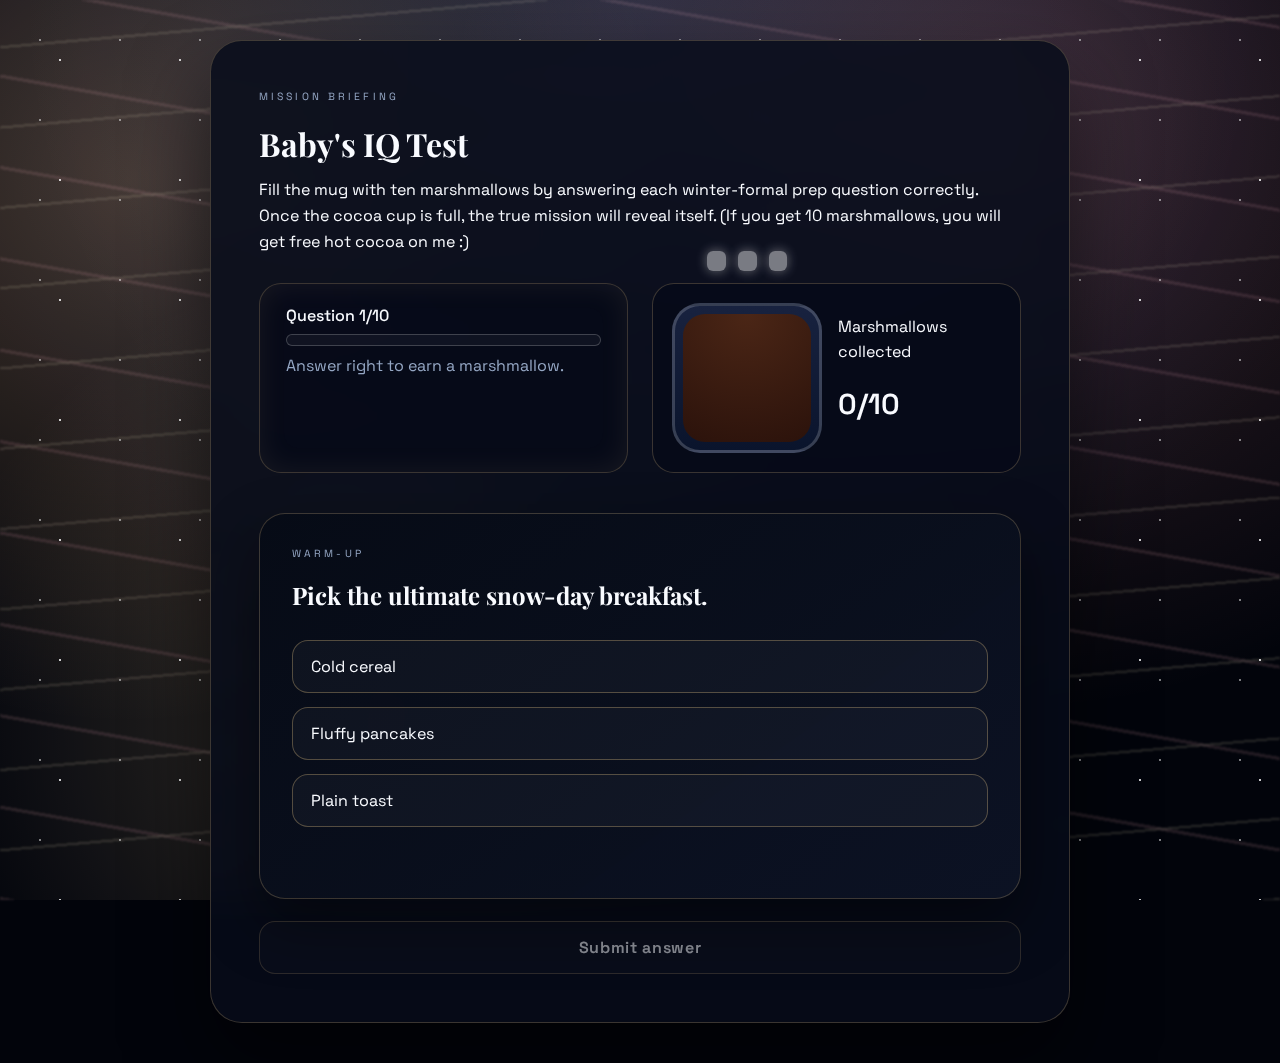
<file: index.html>
<!DOCTYPE html>
<html lang="en">
  <head>
    <meta charset="UTF-8" />
    <meta name="viewport" content="width=device-width, initial-scale=1.0" />
    <title>Baby's IQ Test</title>
    <link rel="preconnect" href="https://fonts.googleapis.com" />
    <link rel="preconnect" href="https://fonts.gstatic.com" crossorigin />
    <link
      href="https://fonts.googleapis.com/css2?family=Playfair+Display:wght@400;600&family=Space+Grotesk:wght@400;500&display=swap"
      rel="stylesheet"
    />
    <link rel="stylesheet" href="style.css" />
  </head>
  <body>
    <div class="snow-layer" aria-hidden="true"></div>
    <div class="market-lights" aria-hidden="true"></div>
    <main class="card">
      <section class="intro">
        <p class="eyebrow">Mission briefing</p>
        <h1>Baby's IQ Test</h1>
        <p>
          Fill the mug with ten marshmallows by answering each winter-formal prep
          question correctly. Once the cocoa cup is full, the true mission will
          reveal itself. (If you get 10 marshmallows, you will get free hot cocoa on me :)
        </p>
      </section>

      <section class="status" aria-live="polite">
        <div class="progress-panel">
          <p>Question <span id="question-number">1</span>/10</p>
          <div class="progress-bar">
            <div class="progress-fill" id="progress-fill"></div>
          </div>
          <p class="sub">Answer right to earn a marshmallow.</p>
        </div>
        <div class="mug-panel">
          <div class="mug" aria-hidden="true">
            <div class="steam">
              <span></span>
              <span></span>
              <span></span>
            </div>
            <div class="cocoa">
              <div class="marshmallow-pool" id="marshmallow-pool"></div>
            </div>
          </div>
          <div class="mug-info">
            <p>Marshmallows collected</p>
            <p class="count"><span id="marshmallow-count">0</span>/10</p>
          </div>
        </div>
      </section>

      <section class="quiz" aria-live="polite">
        <div class="question-card">
          <p class="eyebrow" id="question-type">Loading...</p>
          <h2 id="question-text">Loading question...</h2>
          <div class="options" id="options"></div>
          <p id="feedback" role="status"></p>
        </div>
        <button id="submit" type="button">Submit answer</button>
      </section>

      <section class="reveal" hidden>
        <p class="eyebrow">Cup complete</p>
        <h2>Do you want to go to winter formal with me?</h2>
        <p>
          I promise warm cocoa, matching fits, and ten marshmallows whenever you
          want them. Tap the RSVP to make it official.
        </p>
        <button id="celebrate" type="button">RSVP "Yes"</button>
        <p id="reveal-feedback"></p>
      </section>
    </main>

    <template id="option-template">
      <button class="option" type="button"></button>
    </template>

    <template id="marshmallow-template">
      <span class="marshmallow"></span>
    </template>

    <template id="confetti-template">
      <span class="confetti"></span>
    </template>

    <script src="script.js" defer></script>
  </body>
</html>
</file>
<file: style.css>
:root {
  color-scheme: dark;
  --bg: radial-gradient(circle at top, #0a1533, #02040b 60%);
  --accent: #f5d28c;
  --accent-strong: #f8b6d8;
  --accent-muted: #7fb7ff;
  --text: #f9fbff;
  --muted: #95a7c4;
  --card: rgba(7, 12, 26, 0.85);
  --border: rgba(245, 210, 140, 0.22);
  font-family: "Space Grotesk", system-ui, sans-serif;
}

* {
  box-sizing: border-box;
}

body {
  margin: 0;
  min-height: 100vh;
  display: grid;
  place-items: center;
  background-image: radial-gradient(circle at top, rgba(242, 197, 140, 0.12), transparent 50%),
    var(--bg);
  color: var(--text);
  padding: 2.5rem 1.2rem;
  overflow-y: auto;
  overflow-x: hidden;
}

main.card {
  width: min(860px, 95vw);
  background: var(--card);
  border: 1px solid var(--border);
  border-radius: 32px;
  padding: clamp(1.5rem, 4vw, 3rem);
  backdrop-filter: blur(16px);
  box-shadow: 0 40px 80px rgba(0, 0, 0, 0.55);
  position: relative;
  z-index: 1;
}

h1,
h2 {
  font-family: "Playfair Display", "Times New Roman", serif;
  margin: 0 0 0.8rem;
}

p {
  margin: 0 0 1rem;
  line-height: 1.6;
}

.eyebrow {
  letter-spacing: 0.3em;
  text-transform: uppercase;
  font-size: 0.65rem;
  color: var(--muted);
}

.status {
  margin-top: 1.8rem;
  display: grid;
  grid-template-columns: repeat(auto-fit, minmax(260px, 1fr));
  gap: 1.5rem;
  align-items: stretch;
}

.progress-panel {
  border: 1px solid var(--border);
  border-radius: 22px;
  padding: 1.2rem 1.6rem;
  background: rgba(6, 10, 24, 0.75);
  box-shadow: inset 0 0 30px rgba(245, 210, 140, 0.08);
}

.progress-panel p {
  margin-bottom: 0.35rem;
  font-weight: 500;
}

.progress-panel .sub {
  color: var(--muted);
  font-weight: 400;
}

.progress-bar {
  width: 100%;
  height: 12px;
  border-radius: 999px;
  border: 1px solid rgba(255, 255, 255, 0.2);
  background: rgba(255, 255, 255, 0.04);
  overflow: hidden;
  margin-bottom: 0.4rem;
}

.progress-fill {
  height: 100%;
  width: 0;
  background: linear-gradient(120deg, var(--accent), var(--accent-muted));
  border-radius: inherit;
  transition: width 0.3s ease;
}

.mug-panel {
  border: 1px solid var(--border);
  border-radius: 22px;
  padding: 1.2rem;
  background: rgba(6, 10, 24, 0.75);
  display: flex;
  gap: 1rem;
  align-items: center;
}

.mug {
  position: relative;
  width: 150px;
  height: 150px;
  background: linear-gradient(180deg, #18223f, #0a142c);
  border-radius: 28px;
  border: 3px solid rgba(255, 255, 255, 0.18);
  overflow: visible;
  flex-shrink: 0;
}

.cocoa {
  position: absolute;
  inset: 8px;
  background: radial-gradient(circle at top, #4b2616, #2b120b);
  border-radius: 22px;
  overflow: hidden;
  z-index: 1;
}

.steam {
  position: absolute;
  top: -55px;
  left: 50%;
  width: 80px;
  height: 90px;
  transform: translateX(-50%);
  display: flex;
  justify-content: center;
  gap: 12px;
  pointer-events: none;
  z-index: 2;
}

.steam span {
  width: 20px;
  height: 20px;
  border-radius: 6px;
  background: rgba(255, 255, 255, 0.45);
  box-shadow: 0 0 12px rgba(255, 255, 255, 0.4);
  animation: steam-pop 4.5s ease-in-out infinite;
  filter: blur(0.2px);
}

.steam span:nth-child(2) {
  animation-delay: 0.9s;
}

.steam span:nth-child(3) {
  animation-delay: 1.8s;
}

@keyframes steam-pop {
  0% {
    transform: translateY(25px) scale(0.6) rotate(0deg);
    opacity: 0;
  }
  20% {
    opacity: 0.8;
  }
  60% {
    transform: translateY(-10px) scale(1) rotate(4deg);
    opacity: 0.6;
  }
  100% {
    transform: translateY(-35px) scale(0.8) rotate(-4deg);
    opacity: 0;
  }
}

@keyframes twinkle {
  0% {
    opacity: 0.25;
    transform: translateY(0);
  }
  50% {
    opacity: 0.4;
  }
  100% {
    opacity: 0.2;
    transform: translateY(-15px);
  }
}

.marshmallow-pool {
  position: relative;
  width: 100%;
  height: 100%;
}

.mug-info {
  display: flex;
  flex-direction: column;
  justify-content: center;
}

.mug-info .count {
  font-size: 1.8rem;
  font-weight: 600;
}

.quiz {
  margin-top: 2.5rem;
}

.question-card {
  border: 1px solid var(--border);
  border-radius: 26px;
  padding: 2rem;
  background: linear-gradient(145deg, rgba(7, 11, 22, 0.9), rgba(14, 20, 38, 0.85));
  box-shadow: 0 25px 60px rgba(0, 0, 0, 0.45);
  min-height: 320px;
  display: flex;
  flex-direction: column;
  justify-content: space-between;
}

.options {
  margin-top: 1rem;
  display: grid;
  gap: 0.85rem;
}

.option,
#submit,
#celebrate {
  border-radius: 16px;
  border: 1px solid rgba(245, 210, 140, 0.3);
  background: rgba(255, 255, 255, 0.03);
  color: var(--text);
  padding: 0.95rem 1.1rem;
  text-align: left;
  font: inherit;
  cursor: pointer;
  transition: border 0.2s, transform 0.2s, background 0.2s;
}

.option:hover,
#submit:hover,
#celebrate:hover {
  border-color: rgba(245, 210, 140, 0.6);
  transform: translateY(-2px);
  background: rgba(245, 210, 140, 0.08);
}

.option.selected {
  background: rgba(248, 182, 216, 0.22);
  border-color: var(--accent-strong);
  box-shadow: inset 0 0 12px rgba(248, 182, 216, 0.3);
}

#submit,
#celebrate {
  width: 100%;
  text-align: center;
  margin-top: 1.4rem;
  font-weight: 600;
  letter-spacing: 0.04em;
}

#submit:disabled {
  opacity: 0.5;
  cursor: not-allowed;
}

#feedback {
  min-height: 1.4rem;
  color: var(--accent-strong);
  font-weight: 500;
}

.reveal {
  margin-top: 3rem;
  padding-top: 2rem;
  border-top: 1px solid var(--border);
  text-align: center;
}

#reveal-feedback {
  color: var(--accent-muted);
  font-weight: 500;
}

.bouquet-overlay {
  position: fixed;
  inset: 0;
  background: rgba(2, 5, 12, 0.85);
  backdrop-filter: blur(8px);
  display: flex;
  align-items: center;
  justify-content: center;
  z-index: 20;
}

.bouquet-card {
  position: relative;
  width: min(90vw, 520px);
  background: rgba(8, 14, 28, 0.95);
  border-radius: 28px;
  padding: 1.5rem;
  border: 1px solid rgba(255, 255, 255, 0.1);
  box-shadow: 0 30px 80px rgba(0, 0, 0, 0.6);
  text-align: center;
}

.bouquet-card img {
  width: 100%;
  border-radius: 22px;
  object-fit: cover;
  max-height: 360px;
}

.bouquet-card p {
  margin-top: 1rem;
  font-weight: 500;
  color: var(--accent);
}

.bouquet-close {
  position: absolute;
  top: 12px;
  right: 16px;
  border: none;
  background: transparent;
  color: var(--accent-strong);
  font-size: 1.7rem;
  line-height: 1;
  cursor: pointer;
}

.bouquet-overlay[hidden] {
  display: none;
}

.marshmallow {
  position: absolute;
  width: 26px;
  height: 18px;
  background: radial-gradient(circle at top, #ffffff, #f0e5dd);
  border-radius: 10px;
  border: 1px solid rgba(0, 0, 0, 0.08);
  left: var(--x, 10%);
  top: var(--y, 20%);
  animation: float-in 0.6s ease-out forwards,
    drift var(--duration, 6s) ease-in-out infinite,
    swirl calc(var(--duration, 6s) * 1.4) linear infinite;
  animation-fill-mode: forwards, none, none;
  animation-delay: 0s, var(--delay, 0s), 0s;
  display: flex;
  align-items: center;
  justify-content: center;
  overflow: hidden;
  cursor: pointer;
  transition: transform 0.3s ease, box-shadow 0.3s ease;
}

.marshmallow.party {
  animation: float-in 0.6s ease-out forwards,
    drift var(--duration, 6s) ease-in-out infinite,
    swirl calc(var(--duration, 6s) * 1.4) linear infinite,
    bounce 1.1s ease-in-out infinite;
  animation-fill-mode: forwards, none, none, none;
  animation-delay: 0s, var(--delay, 0s), 0s, var(--party-delay, 0s);
  box-shadow: 0 10px 25px rgba(0, 0, 0, 0.3);
}

@keyframes bounce {
  0%,
  100% {
    transform: translate(0, 0) scale(1);
  }
  40% {
    transform: translate(0, -6px) scale(1.08);
  }
  55% {
    transform: translate(0, 2px) scale(0.95);
  }
  75% {
    transform: translate(0, -3px) scale(1.03);
  }
}

.market-lights {
  position: fixed;
  inset: 0;
  pointer-events: none;
  background:
    radial-gradient(circle at 10% 20%, rgba(255, 196, 136, 0.25), transparent 40%),
    radial-gradient(circle at 80% 15%, rgba(255, 148, 148, 0.2), transparent 45%),
    radial-gradient(circle at 30% 80%, rgba(255, 220, 166, 0.2), transparent 40%);
  mix-blend-mode: screen;
  z-index: 0;
}

.market-lights::after {
  content: "";
  position: absolute;
  inset: 0;
  background-image: repeating-linear-gradient(
      -5deg,
      rgba(255, 241, 201, 0.4) 0 2px,
      transparent 2px 80px
    ),
    repeating-linear-gradient(
      10deg,
      rgba(255, 182, 193, 0.35) 0 3px,
      transparent 3px 90px
    );
  opacity: 0.4;
  filter: blur(1px);
  animation: twinkle 14s linear infinite alternate;
}

.marshmallow::after {
  content: ":)";
  font-size: 0.75rem;
  color: #5b2d2d;
  font-weight: 600;
  animation: face-idle 5s ease-in-out infinite;
}

.marshmallow[data-face="blink"]::after {
  content: ":|";
  animation: blink-face 3.2s steps(1) infinite;
}

.marshmallow[data-face="wow"]::after {
  content: ":O";
}

@keyframes float-in {
  from {
    opacity: 0;
  }
  to {
    opacity: 1;
  }
}

@keyframes drift {
  0% {
    transform: translate(0, 0) rotate(0deg);
  }
  25% {
    transform: translate(calc(var(--dx, 6px) * 0.7), calc(var(--dy, -4px) * 0.4))
      rotate(1deg);
  }
  50% {
    transform: translate(calc(var(--dx, 6px) * 0.4), calc(var(--dy, -4px) * 0.8))
      rotate(-2deg);
  }
  75% {
    transform: translate(calc(var(--dx, 6px) * -0.3), calc(var(--dy, -4px) * 0.5))
      rotate(1deg);
  }
  100% {
    transform: translate(0, 0) rotate(0deg);
  }
}

@keyframes swirl {
  0% {
    transform: translate(0, 0) rotate(0deg);
  }
  25% {
    transform: translate(2px, -1px) rotate(0.5deg);
  }
  50% {
    transform: translate(-1px, -2px) rotate(-0.5deg);
  }
  75% {
    transform: translate(1px, -1px) rotate(0.4deg);
  }
  100% {
    transform: translate(0, 0) rotate(0deg);
  }
}

.snow-layer::before,
.snow-layer::after {
  content: "";
  position: fixed;
  inset: 0;
  background-image: radial-gradient(rgba(255, 255, 255, 0.8) 1px, transparent 1px);
  background-size: 120px 120px;
  animation: snowfall 18s linear infinite;
  pointer-events: none;
}

.snow-layer::after {
  background-size: 80px 80px;
  animation-duration: 12s;
  opacity: 0.6;
}

@keyframes snowfall {
  from {
    transform: translateY(-10%);
  }
  to {
    transform: translateY(10%);
  }
}

.confetti {
  position: fixed;
  width: 10px;
  height: 16px;
  background: linear-gradient(180deg, var(--accent), var(--accent-strong));
  top: -20px;
  border-radius: 3px;
  animation: confetti-fall 3s ease-in forwards;
}

@keyframes confetti-fall {
  0% {
    transform: translateY(0) rotate(0deg);
    opacity: 1;
  }
  100% {
    transform: translateY(110vh) rotate(320deg);
    opacity: 0;
  }
}

@media (max-width: 620px) {
  body {
    padding: 1.5rem 0.8rem;
  }

  .mug-panel {
    flex-direction: column;
    align-items: flex-start;
  }

  .question-card {
    padding: 1.4rem;
  }

  .options {
    gap: 0.65rem;
  }
}
@keyframes face-idle {
  0%,
  100% {
    transform: translateY(0);
  }
  50% {
    transform: translateY(-1px);
  }
}

@keyframes blink-face {
  0%,
  70%,
  100% {
    opacity: 1;
  }
  71%,
  80% {
    opacity: 0.2;
  }
}
</file>
